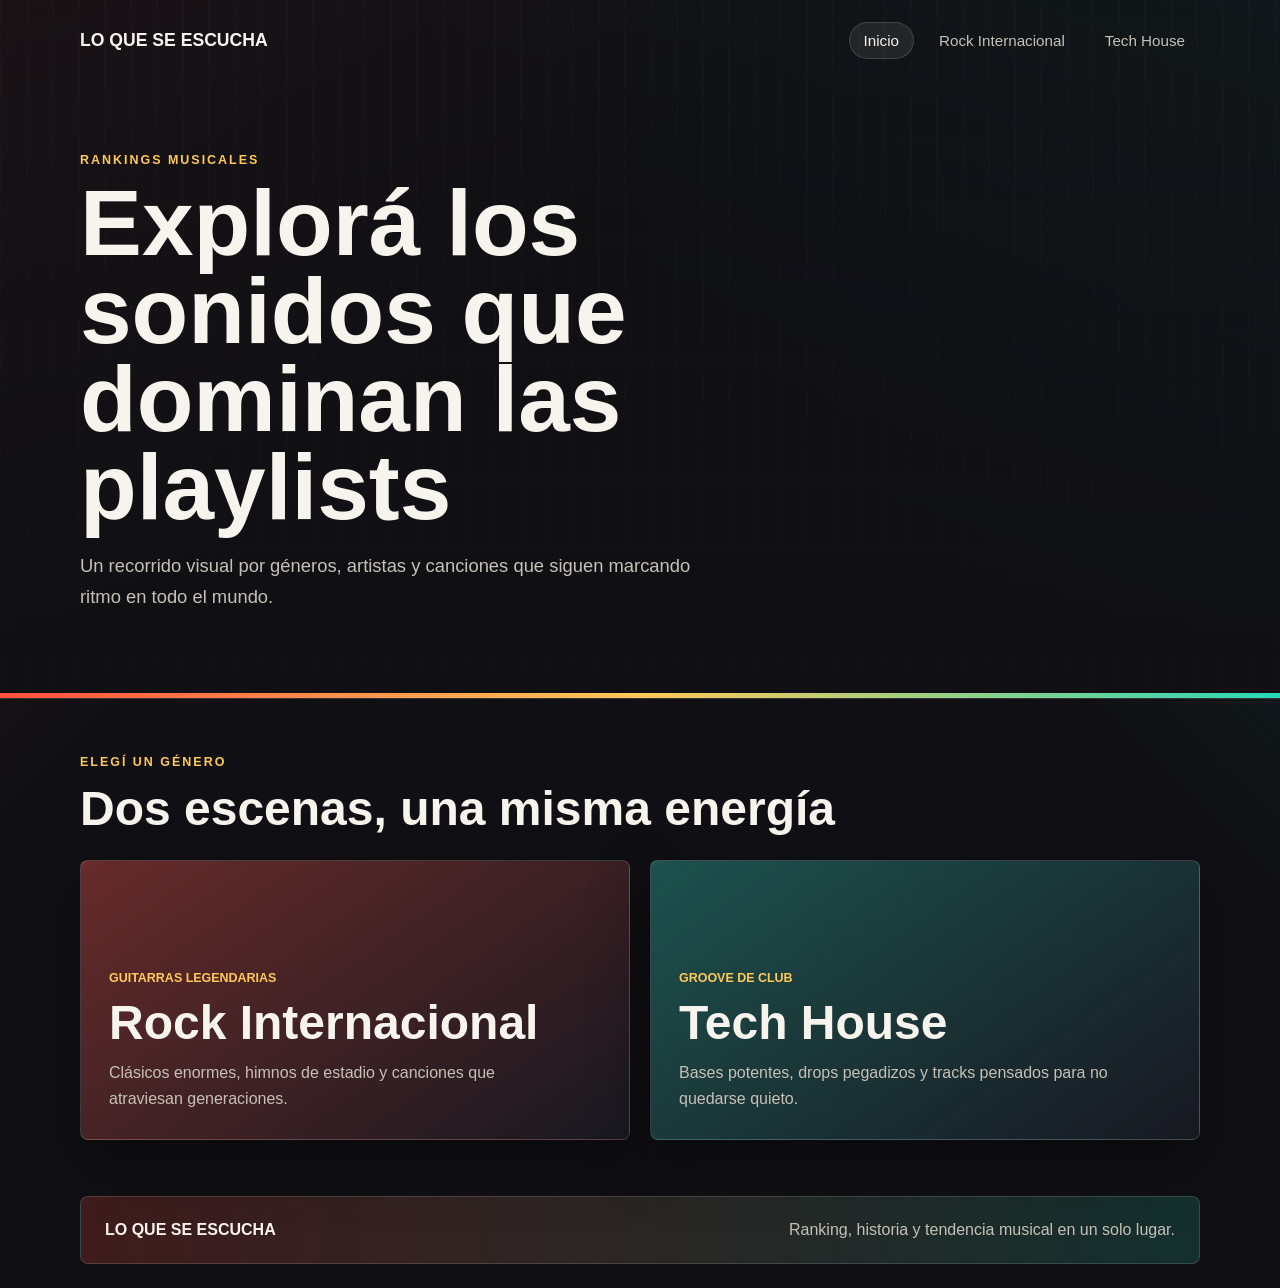
<file: index.html>
<!DOCTYPE html>
<html lang="es">
<head>
    <meta charset="UTF-8">
    <meta name="viewport" content="width=device-width, initial-scale=1.0">
    <title>Lo que se escucha | G&eacute;neros musicales</title>
    <meta name="description" content="Lo que se escucha es una p&aacute;gina web dedicada a la m&uacute;sica y las tendencias musicales m&aacute;s populares. Explora rankings de rock internacional y tech house.">
    <meta name="author" content="Mateo Stuardi">
    <meta name="keywords" content="m&uacute;sica, canciones, hits, tendencias musicales, top canciones, canciones populares, streaming musical, &eacute;xitos musicales, ranking musical, rock internacional, tech house">
    <link rel="stylesheet" href="styles.css">
</head>
<body>
    <header class="site-header">
        <nav class="nav-bar" aria-label="Navegaci&oacute;n principal">
            <a class="brand" href="index.html">Lo que se escucha</a>
            <div class="nav-links">
                <a class="active" href="index.html">Inicio</a>
                <a href="Rock Internacional.html">Rock Internacional</a>
                <a href="techhouse.html">Tech House</a>
            </div>
        </nav>
        <section class="hero">
            <p class="eyebrow">Rankings musicales</p>
            <h1>Explor&aacute; los sonidos que dominan las playlists</h1>
            <p>Un recorrido visual por g&eacute;neros, artistas y canciones que siguen marcando ritmo en todo el mundo.</p>
        </section>
    </header>

    <main>
        <section class="section-intro">
            <p class="eyebrow">Eleg&iacute; un g&eacute;nero</p>
            <h2>Dos escenas, una misma energ&iacute;a</h2>
        </section>

        <section class="genre-grid" aria-label="G&eacute;neros disponibles">
            <a class="genre-card rock-card" href="Rock Internacional.html">
                <span>Guitarras legendarias</span>
                <h3>Rock Internacional</h3>
                <p>Cl&aacute;sicos enormes, himnos de estadio y canciones que atraviesan generaciones.</p>
            </a>
            <a class="genre-card house-card" href="techhouse.html">
                <span>Groove de club</span>
                <h3>Tech House</h3>
                <p>Bases potentes, drops pegadizos y tracks pensados para no quedarse quieto.</p>
            </a>
        </section>
    </main>

    <footer class="site-footer">
        <p>Lo que se escucha</p>
        <span>Ranking, historia y tendencia musical en un solo lugar.</span>
    </footer>
</body>
</html>
</file>
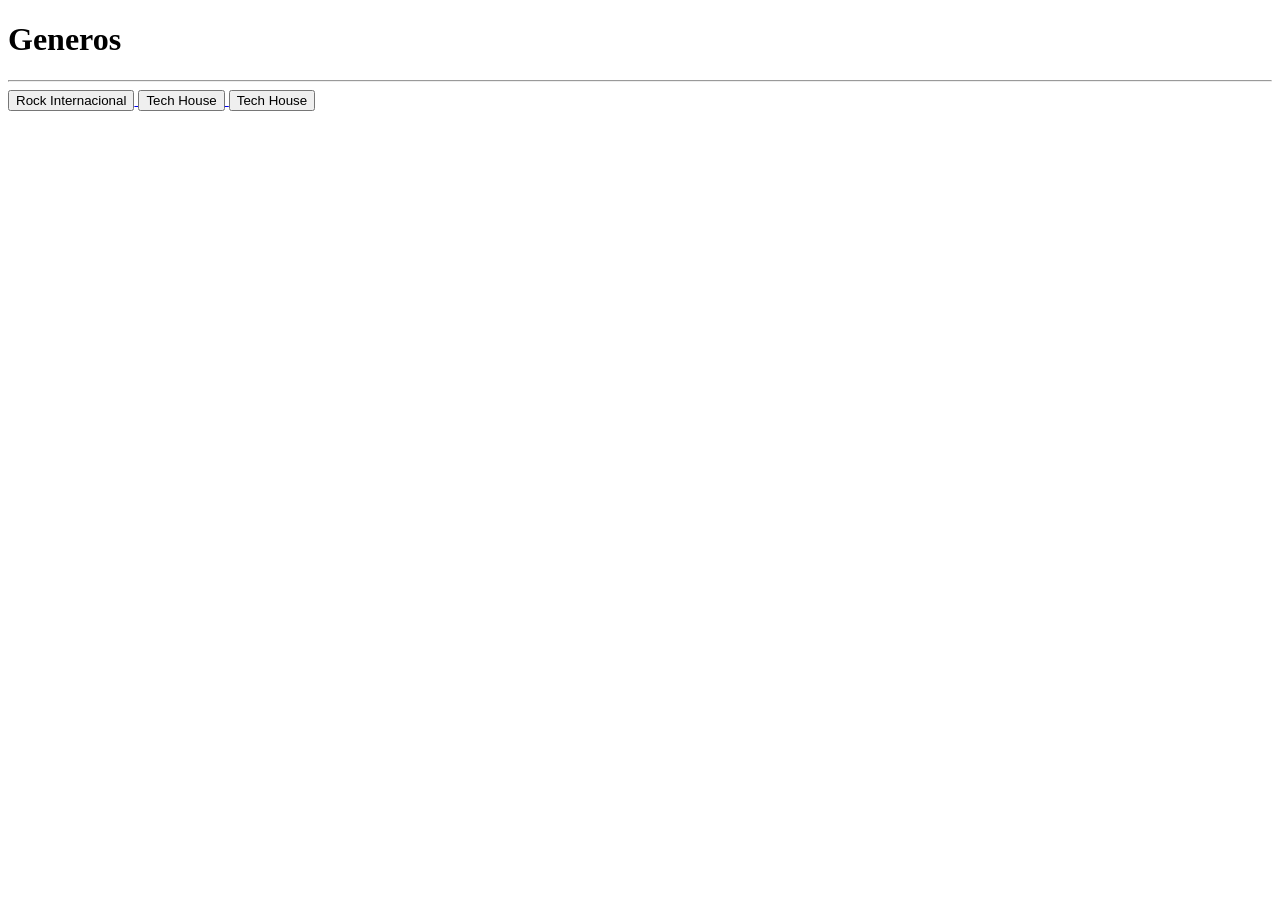
<file: general.html>
<!DOCTYPE html>
<html lang="en">
<head>
    <meta charset="UTF-8">
    <meta name="viewport" content="width=device-width, initial-scale=1.0">
    <title>Document</title>
    <meta name="description" content="“Lo que se escucha” es una página web dedicada a la música y las tendencias musicales más populares. El sitio presenta dos listas principales: una con las canciones más escuchadas de toda la historia y otra con los temas más reproducidos durante el último mes. Su diseño moderno y dinámico permite a los usuarios descubrir éxitos musicales, comparar tendencias y explorar los temas que marcaron diferentes épocas. Es una plataforma ideal para amantes de la música que quieren mantenerse al día con los hits actuales y recordar las canciones más icónicas de todos los tiempos.">
    <meta name="Author" content="Mateo Stuardi">
    <meta name="keywords" content="música, canciones, hits, tendencias musicales, top canciones, canciones populares, streaming musical, éxitos musicales, ranking musical, música del mes, canciones históricas, artistas populares, playlists, novedades musicales, lo más escuchado">
</head>
<body>
    <header>
     <h1>
          Generos
    </h1>
    </header>
    <hr>
    <main>
        <section>
      <a href="Rock Internacional.html">
    <button>Rock Internacional</button>
</a>

<a href="techhouse.html">
    <button>Tech House</button>
</a>
<a href=".html">
    <button>Tech House</button>
</a>

        </section>
</file>
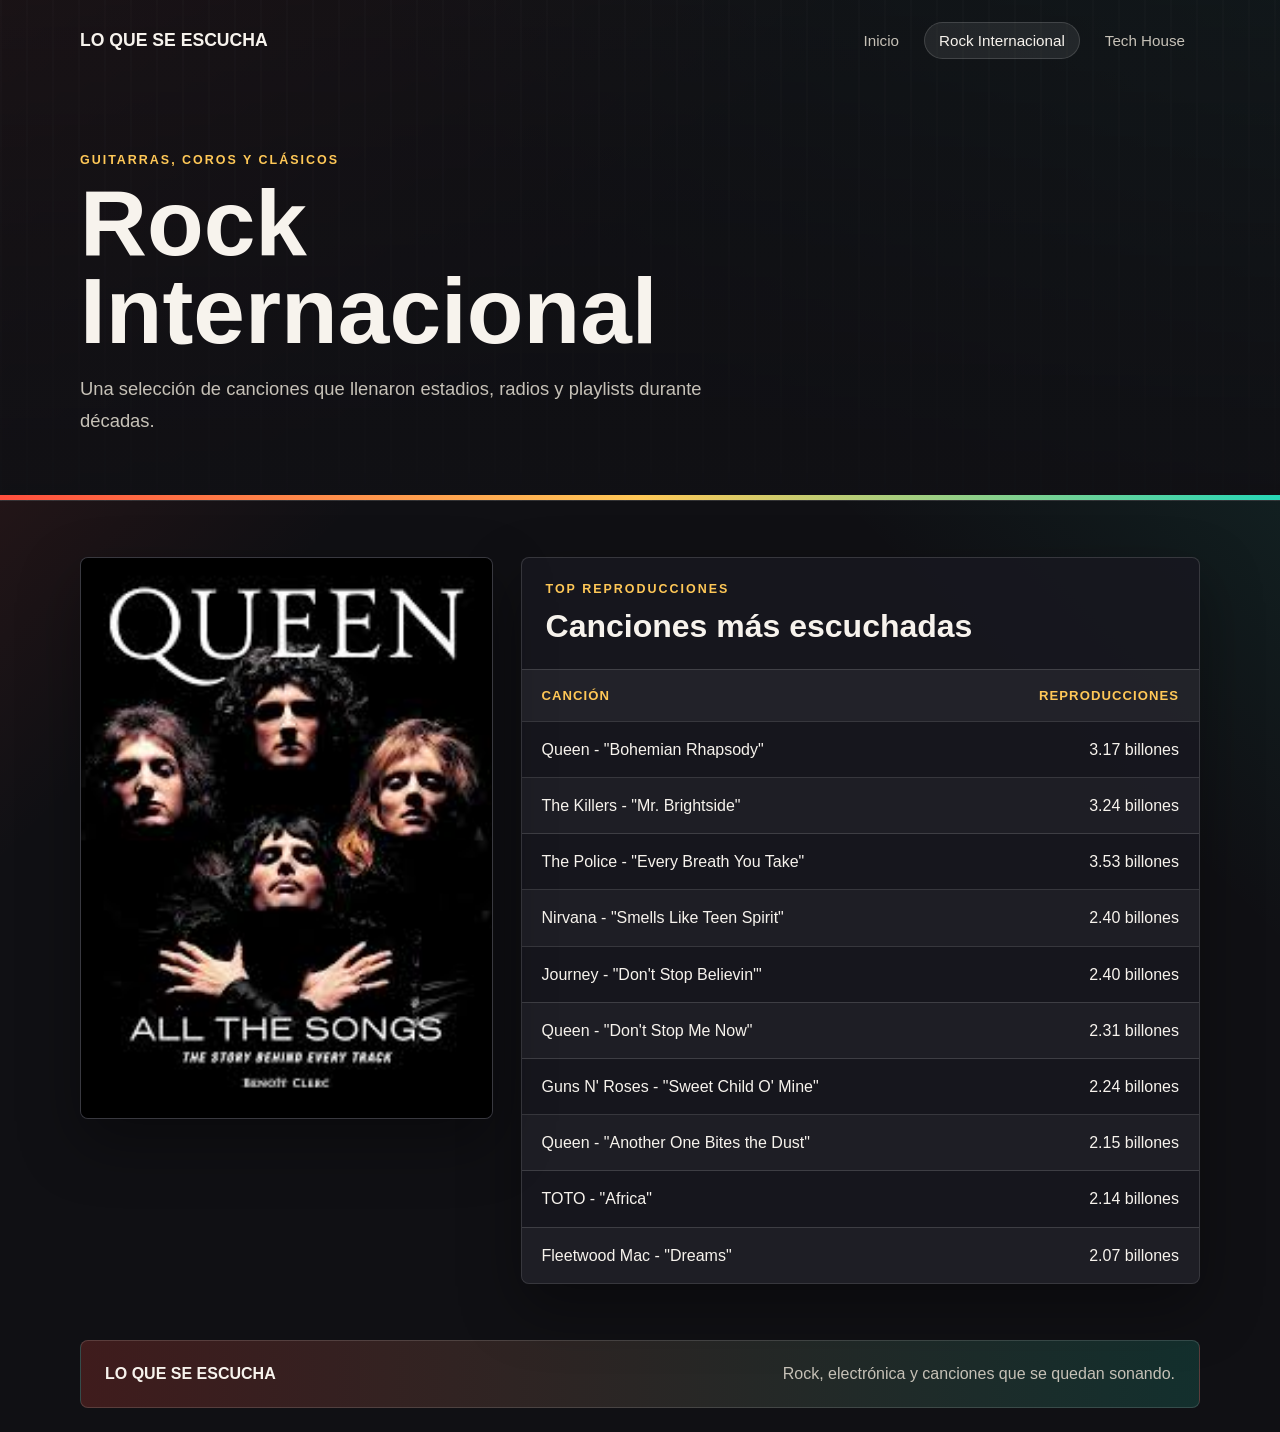
<file: Rock Internacional.html>
<!DOCTYPE html>
<html lang="es">
<head>
    <meta charset="UTF-8">
    <meta name="viewport" content="width=device-width, initial-scale=1.0">
    <title>Rock Internacional | Lo que se escucha</title>
    <meta name="description" content="Ranking de canciones de rock internacional con m&aacute;s reproducciones.">
    <meta name="author" content="Mateo Stuardi">
    <link rel="stylesheet" href="styles.css">
</head>
<body>
    <header class="site-header">
        <nav class="nav-bar" aria-label="Navegaci&oacute;n principal">
            <a class="brand" href="index.html">Lo que se escucha</a>
            <div class="nav-links">
                <a href="index.html">Inicio</a>
                <a class="active" href="Rock Internacional.html">Rock Internacional</a>
                <a href="techhouse.html">Tech House</a>
            </div>
        </nav>
        <section class="hero page-hero">
            <p class="eyebrow">Guitarras, coros y cl&aacute;sicos</p>
            <h1>Rock Internacional</h1>
            <p>Una selecci&oacute;n de canciones que llenaron estadios, radios y playlists durante d&eacute;cadas.</p>
        </section>
    </header>

    <main>
        <section class="content-layout">
            <figure class="feature-media">
                <img src="img/download (1).jpg" alt="Imagen representativa de rock internacional">
            </figure>

            <section class="ranking-panel" aria-labelledby="rock-ranking">
                <div class="section-intro compact">
                    <p class="eyebrow">Top reproducciones</p>
                    <h2 id="rock-ranking">Canciones m&aacute;s escuchadas</h2>
                </div>

                <table>
                    <thead>
                        <tr>
                            <th>Canci&oacute;n</th>
                            <th>Reproducciones</th>
                        </tr>
                    </thead>
                    <tbody>
                        <tr>
                            <td>Queen - "Bohemian Rhapsody"</td>
                            <td>3.17 billones</td>
                        </tr>
                        <tr>
                            <td>The Killers - "Mr. Brightside"</td>
                            <td>3.24 billones</td>
                        </tr>
                        <tr>
                            <td>The Police - "Every Breath You Take"</td>
                            <td>3.53 billones</td>
                        </tr>
                        <tr>
                            <td>Nirvana - "Smells Like Teen Spirit"</td>
                            <td>2.40 billones</td>
                        </tr>
                        <tr>
                            <td>Journey - "Don't Stop Believin'"</td>
                            <td>2.40 billones</td>
                        </tr>
                        <tr>
                            <td>Queen - "Don't Stop Me Now"</td>
                            <td>2.31 billones</td>
                        </tr>
                        <tr>
                            <td>Guns N' Roses - "Sweet Child O' Mine"</td>
                            <td>2.24 billones</td>
                        </tr>
                        <tr>
                            <td>Queen - "Another One Bites the Dust"</td>
                            <td>2.15 billones</td>
                        </tr>
                        <tr>
                            <td>TOTO - "Africa"</td>
                            <td>2.14 billones</td>
                        </tr>
                        <tr>
                            <td>Fleetwood Mac - "Dreams"</td>
                            <td>2.07 billones</td>
                        </tr>
                    </tbody>
                </table>
            </section>
        </section>
    </main>

    <footer class="site-footer">
        <p>Lo que se escucha</p>
        <span>Rock, electr&oacute;nica y canciones que se quedan sonando.</span>
    </footer>
</body>
</html>
</file>
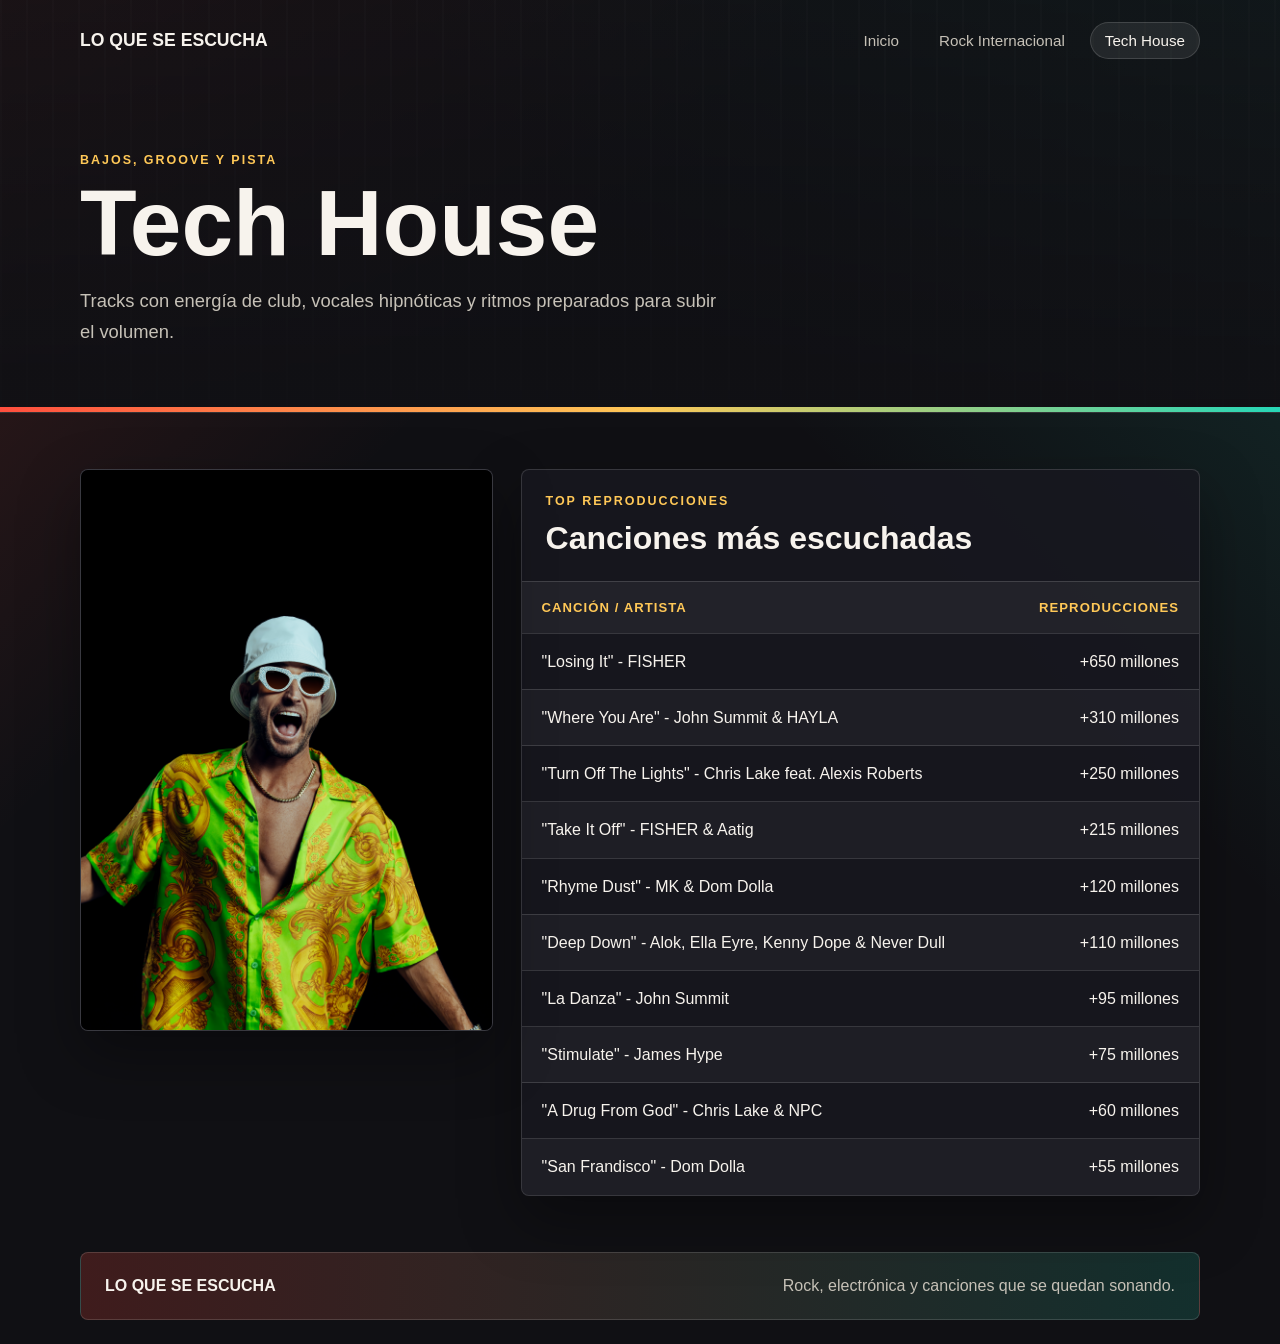
<file: techhouse.html>
<!DOCTYPE html>
<html lang="es">
<head>
    <meta charset="UTF-8">
    <meta name="viewport" content="width=device-width, initial-scale=1.0">
    <title>Tech House | Lo que se escucha</title>
    <meta name="description" content="Ranking de canciones de tech house con m&aacute;s reproducciones.">
    <meta name="author" content="Mateo Stuardi">
    <link rel="stylesheet" href="styles.css">
</head>
<body>
    <header class="site-header">
        <nav class="nav-bar" aria-label="Navegaci&oacute;n principal">
            <a class="brand" href="index.html">Lo que se escucha</a>
            <div class="nav-links">
                <a href="index.html">Inicio</a>
                <a href="Rock Internacional.html">Rock Internacional</a>
                <a class="active" href="techhouse.html">Tech House</a>
            </div>
        </nav>
        <section class="hero page-hero">
            <p class="eyebrow">Bajos, groove y pista</p>
            <h1>Tech House</h1>
            <p>Tracks con energ&iacute;a de club, vocales hipn&oacute;ticas y ritmos preparados para subir el volumen.</p>
        </section>
    </header>

    <main>
        <section class="content-layout">
            <figure class="feature-media">
                <img src="img/Fisher_SunglassesFix-scaled.png" alt="FISHER, artista destacado de tech house">
            </figure>

            <section class="ranking-panel" aria-labelledby="tech-ranking">
                <div class="section-intro compact">
                    <p class="eyebrow">Top reproducciones</p>
                    <h2 id="tech-ranking">Canciones m&aacute;s escuchadas</h2>
                </div>

                <table>
                    <thead>
                        <tr>
                            <th>Canci&oacute;n / Artista</th>
                            <th>Reproducciones</th>
                        </tr>
                    </thead>
                    <tbody>
                        <tr>
                            <td>"Losing It" - FISHER</td>
                            <td>+650 millones</td>
                        </tr>
                        <tr>
                            <td>"Where You Are" - John Summit &amp; HAYLA</td>
                            <td>+310 millones</td>
                        </tr>
                        <tr>
                            <td>"Turn Off The Lights" - Chris Lake feat. Alexis Roberts</td>
                            <td>+250 millones</td>
                        </tr>
                        <tr>
                            <td>"Take It Off" - FISHER &amp; Aatig</td>
                            <td>+215 millones</td>
                        </tr>
                        <tr>
                            <td>"Rhyme Dust" - MK &amp; Dom Dolla</td>
                            <td>+120 millones</td>
                        </tr>
                        <tr>
                            <td>"Deep Down" - Alok, Ella Eyre, Kenny Dope &amp; Never Dull</td>
                            <td>+110 millones</td>
                        </tr>
                        <tr>
                            <td>"La Danza" - John Summit</td>
                            <td>+95 millones</td>
                        </tr>
                        <tr>
                            <td>"Stimulate" - James Hype</td>
                            <td>+75 millones</td>
                        </tr>
                        <tr>
                            <td>"A Drug From God" - Chris Lake &amp; NPC</td>
                            <td>+60 millones</td>
                        </tr>
                        <tr>
                            <td>"San Frandisco" - Dom Dolla</td>
                            <td>+55 millones</td>
                        </tr>
                    </tbody>
                </table>
            </section>
        </section>
    </main>

    <footer class="site-footer">
        <p>Lo que se escucha</p>
        <span>Rock, electr&oacute;nica y canciones que se quedan sonando.</span>
    </footer>
</body>
</html>
</file>
<file: styles.css>
:root {
    --bg: #101014;
    --panel: #181820;
    --panel-soft: #20202a;
    --text: #f7f3ed;
    --muted: #c6c1b7;
    --accent: #ff4f3e;
    --accent-2: #27d7b7;
    --gold: #ffc857;
    --border: rgba(255, 255, 255, 0.14);
    --shadow: 0 24px 60px rgba(0, 0, 0, 0.35);
}

* {
    box-sizing: border-box;
}

body {
    margin: 0;
    min-height: 100vh;
    color: var(--text);
    font-family: Arial, Helvetica, sans-serif;
    background:
        linear-gradient(135deg, rgba(255, 79, 62, 0.18), transparent 32%),
        linear-gradient(225deg, rgba(39, 215, 183, 0.16), transparent 35%),
        var(--bg);
}

a {
    color: inherit;
    text-decoration: none;
}

img {
    display: block;
    max-width: 100%;
}

.site-header {
    position: relative;
    overflow: hidden;
    border-bottom: 1px solid var(--border);
    background:
        linear-gradient(rgba(16, 16, 20, 0.78), rgba(16, 16, 20, 0.96)),
        repeating-linear-gradient(90deg, rgba(255, 255, 255, 0.06) 0 2px, transparent 2px 26px);
}

.site-header::after {
    content: "";
    position: absolute;
    inset: auto 0 0;
    height: 5px;
    background: linear-gradient(90deg, var(--accent), var(--gold), var(--accent-2));
}

.nav-bar {
    position: relative;
    z-index: 1;
    width: min(1120px, calc(100% - 32px));
    margin: 0 auto;
    padding: 22px 0;
    display: flex;
    align-items: center;
    justify-content: space-between;
    gap: 20px;
}

.brand {
    font-size: 1.1rem;
    font-weight: 800;
    letter-spacing: 0;
    text-transform: uppercase;
}

.nav-links {
    display: flex;
    align-items: center;
    justify-content: flex-end;
    gap: 10px;
    flex-wrap: wrap;
}

.nav-links a {
    padding: 9px 14px;
    border: 1px solid transparent;
    border-radius: 999px;
    color: var(--muted);
    font-size: 0.95rem;
    transition: 0.2s ease;
}

.nav-links a:hover,
.nav-links a.active {
    color: var(--text);
    border-color: var(--border);
    background: rgba(255, 255, 255, 0.08);
}

.hero {
    position: relative;
    z-index: 1;
    width: min(1120px, calc(100% - 32px));
    margin: 0 auto;
    padding: 72px 0 86px;
}

.page-hero {
    padding-bottom: 64px;
}

.eyebrow {
    margin: 0 0 12px;
    color: var(--gold);
    font-size: 0.78rem;
    font-weight: 800;
    letter-spacing: 0.16em;
    text-transform: uppercase;
}

h1,
h2,
h3,
p {
    margin-top: 0;
}

h1 {
    max-width: 820px;
    margin-bottom: 18px;
    font-size: clamp(2.5rem, 8vw, 5.8rem);
    line-height: 0.95;
}

.hero p:last-child {
    max-width: 640px;
    margin-bottom: 0;
    color: var(--muted);
    font-size: 1.15rem;
    line-height: 1.7;
}

main {
    width: min(1120px, calc(100% - 32px));
    margin: 0 auto;
    padding: 56px 0;
}

.section-intro {
    margin-bottom: 24px;
}

.section-intro h2 {
    margin-bottom: 0;
    font-size: clamp(1.8rem, 4vw, 3rem);
}

.section-intro.compact h2 {
    font-size: clamp(1.45rem, 3vw, 2rem);
}

.genre-grid {
    display: grid;
    grid-template-columns: repeat(2, minmax(0, 1fr));
    gap: 20px;
}

.genre-card {
    min-height: 280px;
    padding: 28px;
    display: flex;
    flex-direction: column;
    justify-content: flex-end;
    border: 1px solid var(--border);
    border-radius: 8px;
    background: linear-gradient(145deg, var(--panel), var(--panel-soft));
    box-shadow: var(--shadow);
    transition: transform 0.2s ease, border-color 0.2s ease;
}

.genre-card:hover {
    transform: translateY(-5px);
    border-color: rgba(255, 255, 255, 0.34);
}

.genre-card span {
    color: var(--gold);
    font-weight: 800;
    text-transform: uppercase;
    font-size: 0.78rem;
}

.genre-card h3 {
    margin: 10px 0;
    font-size: clamp(1.8rem, 5vw, 3rem);
}

.genre-card p {
    max-width: 440px;
    margin-bottom: 0;
    color: var(--muted);
    line-height: 1.6;
}

.rock-card {
    background:
        linear-gradient(145deg, rgba(255, 79, 62, 0.34), rgba(24, 24, 32, 0.95)),
        var(--panel);
}

.house-card {
    background:
        linear-gradient(145deg, rgba(39, 215, 183, 0.3), rgba(24, 24, 32, 0.95)),
        var(--panel);
}

.content-layout {
    display: grid;
    grid-template-columns: minmax(220px, 0.85fr) minmax(0, 1.4fr);
    gap: 28px;
    align-items: start;
}

.feature-media {
    margin: 0;
    position: sticky;
    top: 24px;
    overflow: hidden;
    border: 1px solid var(--border);
    border-radius: 8px;
    background: var(--panel);
    box-shadow: var(--shadow);
}

.feature-media img {
    width: 100%;
    height: min(560px, 70vh);
    object-fit: cover;
}

.ranking-panel {
    overflow: hidden;
    border: 1px solid var(--border);
    border-radius: 8px;
    background: rgba(24, 24, 32, 0.86);
    box-shadow: var(--shadow);
}

.ranking-panel .section-intro {
    padding: 24px 24px 0;
}

table {
    width: 100%;
    border-collapse: collapse;
}

th,
td {
    padding: 16px 20px;
    text-align: left;
    border-top: 1px solid var(--border);
    line-height: 1.45;
}

th {
    color: var(--gold);
    font-size: 0.82rem;
    letter-spacing: 0.08em;
    text-transform: uppercase;
    background: rgba(255, 255, 255, 0.05);
}

td:last-child,
th:last-child {
    text-align: right;
    white-space: nowrap;
}

tbody tr:nth-child(even) {
    background: rgba(255, 255, 255, 0.035);
}

tbody tr:hover {
    background: rgba(255, 255, 255, 0.08);
}

.site-footer {
    width: min(1120px, calc(100% - 32px));
    margin: 0 auto 24px;
    padding: 24px;
    display: flex;
    align-items: center;
    justify-content: space-between;
    gap: 16px;
    border: 1px solid var(--border);
    border-radius: 8px;
    background: linear-gradient(90deg, rgba(255, 79, 62, 0.2), rgba(39, 215, 183, 0.16));
}

.site-footer p {
    margin: 0;
    font-weight: 800;
    text-transform: uppercase;
}

.site-footer span {
    color: var(--muted);
    text-align: right;
}

@media (max-width: 760px) {
    .nav-bar,
    .site-footer {
        align-items: flex-start;
        flex-direction: column;
    }

    .nav-links {
        justify-content: flex-start;
    }

    .hero {
        padding: 50px 0 64px;
    }

    .genre-grid,
    .content-layout {
        grid-template-columns: 1fr;
    }

    .feature-media {
        position: static;
    }

    .feature-media img {
        height: 320px;
    }

    .ranking-panel {
        overflow-x: auto;
    }

    table {
        min-width: 620px;
    }

    .site-footer span {
        text-align: left;
    }
}
</file>
